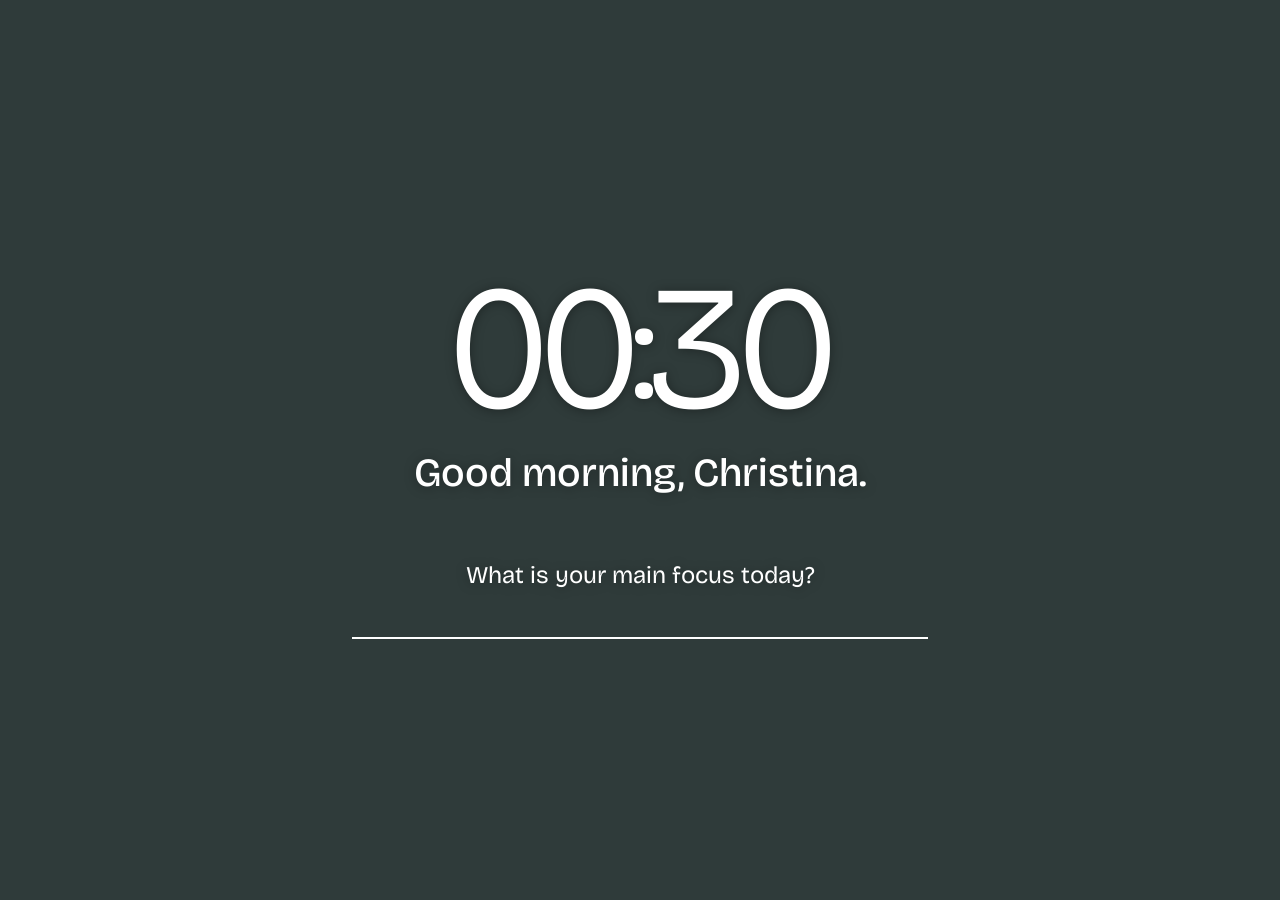
<file: index.html>
<!DOCTYPE html>
<html lang="en">
<head>
  <meta charset="UTF-8">
  <meta name="viewport" content="width=device-width, initial-scale=1">
  <title>New Tab</title>
  <link rel="preconnect" href="https://fonts.googleapis.com">
  <link rel="preconnect" href="https://fonts.gstatic.com" crossorigin>
  <link href="https://fonts.googleapis.com/css2?family=Bricolage+Grotesque:opsz,wght@12..96,300;12..96,500&display=swap" rel="stylesheet">
  <link rel="stylesheet" href="style.css">
</head>
<body>

  <!-- FEATURE 3: the background photo is painted onto this element by script.js -->
  <div id="background"></div>

  <main>
    <!-- FEATURE 1: clock + greeting. Empty for now; script.js fills in the text -->
    <h1 id="clock"></h1>
    <p id="greeting"></p>

    <!-- FEATURE 2: daily focus. Two "modes": asking, and showing -->
    <section id="focus">
      <!-- Mode A: shown when no focus is saved yet -->
      <div id="focus-ask">
        <label for="focus-input">What is your main focus today?</label>
        <input id="focus-input" type="text" autocomplete="off" maxlength="80">
      </div>

      <!-- Mode B: shown when a focus is saved -->
      <div id="focus-show" hidden>
        <p class="focus-label">Today</p>
        <p id="focus-text"></p>
        <button id="focus-clear" type="button">Change focus</button>
      </div>
    </section>
  </main>

  <!-- The script goes last so all the elements above already exist when it runs -->
  <script src="script.js"></script>
</body>
</html>
</file>
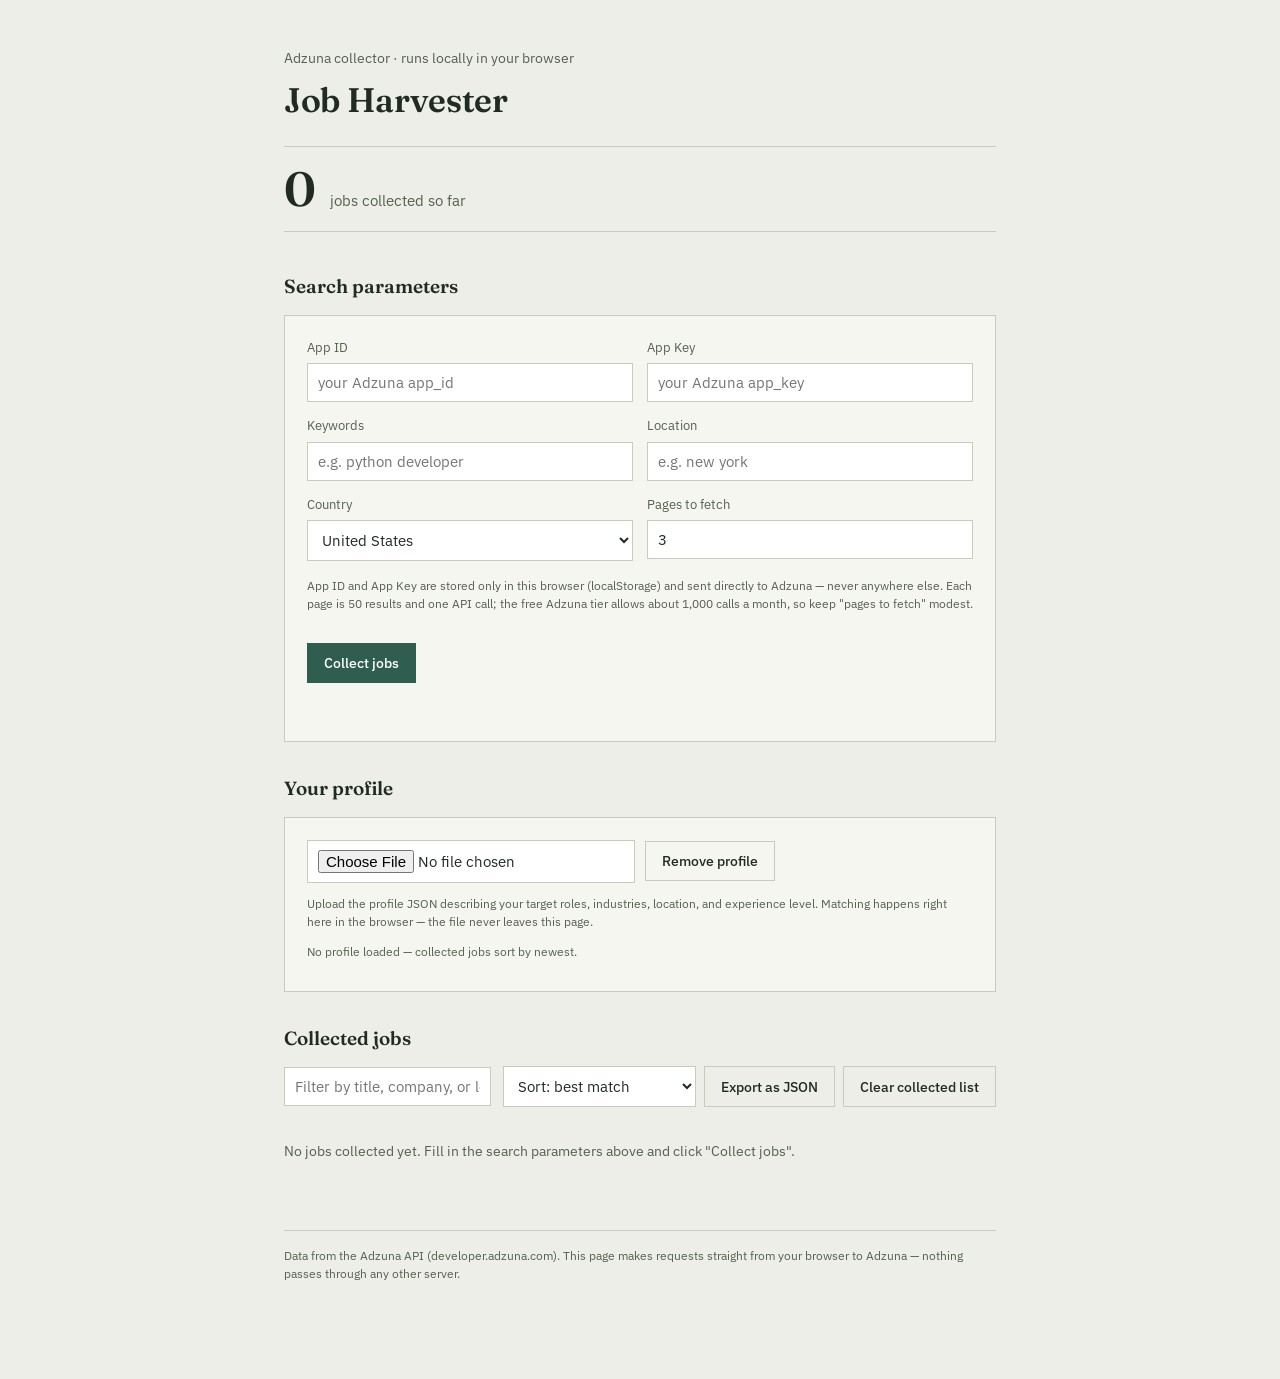
<file: job_harvester (1).html>
<!DOCTYPE html>
<html lang="en">
<head>
<meta charset="UTF-8">
<meta name="viewport" content="width=device-width, initial-scale=1">
<title>Job Harvester — Adzuna Collector</title>
<link rel="preconnect" href="https://fonts.googleapis.com">
<link rel="preconnect" href="https://fonts.gstatic.com" crossorigin>
<link href="https://fonts.googleapis.com/css2?family=Fraunces:opsz,wght@9..144,400;9..144,600;9..144,700&family=IBM+Plex+Sans:wght@400;500;600&display=swap" rel="stylesheet">
<style>
  :root{
    --bg: #ECEEE7;
    --paper: #F5F6F0;
    --ink: #202B24;
    --ink-soft: #55604F;
    --line: #C7CDBE;
    --accent: #2F5D4F;
    --accent-soft: #E4EBE4;
    --warm: #9C5B2E;
    --warm-soft: #F1E4D6;
    --danger: #8B3A3A;
    --danger-soft: #F3E2E0;
  }
  *{box-sizing:border-box;}
  body{
    margin:0;
    background:var(--bg);
    color:var(--ink);
    font-family:'IBM Plex Sans', sans-serif;
    line-height:1.5;
  }
  .wrap{max-width:760px;margin:0 auto;padding:48px 24px 96px;}

  header{margin-bottom:40px;}
  .kicker{color:var(--ink-soft);font-size:14px;margin:0 0 6px;}
  h1{
    font-family:'Fraunces', serif;
    font-weight:600;
    font-size:34px;
    margin:0 0 20px;
    letter-spacing:-0.01em;
  }
  .tally{
    display:flex;
    align-items:baseline;
    gap:14px;
    border-top:1px solid var(--line);
    border-bottom:1px solid var(--line);
    padding:18px 0;
  }
  .tally-num{
    font-family:'Fraunces', serif;
    font-variant-numeric: tabular-nums;
    font-size:48px;
    font-weight:600;
    line-height:1;
  }
  .tally-label{color:var(--ink-soft);font-size:15px;}

  section{margin-bottom:32px;}
  h2{
    font-family:'Fraunces', serif;
    font-weight:600;
    font-size:19px;
    margin:0 0 14px;
  }

  .panel{
    background:var(--paper);
    border:1px solid var(--line);
    padding:22px;
  }

  .grid{
    display:grid;
    grid-template-columns:1fr 1fr;
    gap:14px;
  }
  .field{display:flex;flex-direction:column;gap:6px;}
  .field.full{grid-column:1 / -1;}
  label{font-size:13px;color:var(--ink-soft);}
  input, select{
    font-family:'IBM Plex Sans', sans-serif;
    font-size:15px;
    padding:9px 10px;
    border:1px solid var(--line);
    background:#fff;
    color:var(--ink);
  }
  input:focus, select:focus, button:focus{
    outline:2px solid var(--accent);
    outline-offset:1px;
  }
  .hint{font-size:12px;color:var(--ink-soft);margin-top:2px;}

  .actions{display:flex;gap:10px;margin-top:18px;flex-wrap:wrap;}
  button{
    font-family:'IBM Plex Sans', sans-serif;
    font-size:14px;
    font-weight:500;
    padding:10px 16px;
    border:1px solid var(--accent);
    background:var(--accent);
    color:#fff;
    cursor:pointer;
  }
  button:hover{background:#254c40;}
  button:disabled{opacity:0.5;cursor:default;}
  button.secondary{
    background:transparent;
    color:var(--ink);
    border:1px solid var(--line);
  }
  button.secondary:hover{border-color:var(--ink-soft);}

  .status{
    margin-top:16px;
    font-size:14px;
    color:var(--ink-soft);
    min-height:20px;
  }
  .status.error{color:var(--danger);}
  .banner{
    padding:12px 14px;
    background:var(--danger-soft);
    border:1px solid var(--danger);
    color:var(--danger);
    font-size:14px;
    margin-top:14px;
    display:none;
  }
  .banner.show{display:block;}

  .results-head{
    display:flex;
    justify-content:space-between;
    align-items:center;
    gap:12px;
    margin-bottom:14px;
    flex-wrap:wrap;
  }
  .results-head input{flex:1;min-width:180px;}
  .results-tools{display:flex;gap:8px;}

  .row{
    display:flex;
    gap:16px;
    padding:16px 0;
    border-bottom:1px solid var(--line);
    align-items:flex-start;
  }
  .row.new{border-left:3px solid var(--warm);padding-left:13px;}
  .row-main{flex:1;min-width:0;}
  .row-title{
    font-family:'Fraunces', serif;
    font-weight:600;
    font-size:17px;
    margin:0 0 4px;
  }
  .row-title a{color:var(--ink);text-decoration:none;border-bottom:1px solid var(--line);}
  .row-title a:hover{border-color:var(--ink);}
  .row-meta{font-size:14px;color:var(--ink-soft);}
  .tag{
    font-size:11px;
    color:var(--warm);
    background:var(--warm-soft);
    border:1px solid var(--warm);
    padding:2px 6px;
    white-space:nowrap;
    align-self:flex-start;
  }
  .empty{color:var(--ink-soft);font-size:14px;padding:20px 0;}

  .file-input-wrap{display:flex;align-items:center;gap:10px;flex-wrap:wrap;margin-bottom:12px;}
  .profile-summary{font-size:14px;}
  .profile-summary p{margin:0 0 8px;}
  .chip-list{display:flex;flex-wrap:wrap;gap:6px;}
  .chip{
    font-size:12px;
    background:var(--accent-soft);
    border:1px solid var(--accent);
    color:var(--accent);
    padding:2px 8px;
  }
  .score-badge{
    font-family:'Fraunces', serif;
    font-variant-numeric: tabular-nums;
    font-weight:600;
    font-size:14px;
    padding:4px 10px;
    border:1px solid var(--accent);
    color:var(--accent);
    white-space:nowrap;
    align-self:flex-start;
  }
  .score-badge.mid{border-color:var(--warm);color:var(--warm);}
  .score-badge.low{border-color:var(--ink-soft);color:var(--ink-soft);}
  .reasons{font-size:12px;color:var(--ink-soft);margin:6px 0 0;}
  .row.excluded{opacity:0.5;}

  footer{margin-top:48px;font-size:12px;color:var(--ink-soft);border-top:1px solid var(--line);padding-top:16px;}
</style>
</head>
<body>
<div class="wrap">

  <header>
    <p class="kicker">Adzuna collector · runs locally in your browser</p>
    <h1>Job Harvester</h1>
    <div class="tally">
      <span class="tally-num" id="tallyNum">0</span>
      <span class="tally-label">jobs collected so far</span>
    </div>
  </header>

  <section>
    <h2>Search parameters</h2>
    <div class="panel">
      <div class="grid">
        <div class="field">
          <label for="appId">App ID</label>
          <input id="appId" type="text" placeholder="your Adzuna app_id">
        </div>
        <div class="field">
          <label for="appKey">App Key</label>
          <input id="appKey" type="password" placeholder="your Adzuna app_key">
        </div>
        <div class="field">
          <label for="keywords">Keywords</label>
          <input id="keywords" type="text" placeholder="e.g. python developer">
        </div>
        <div class="field">
          <label for="location">Location</label>
          <input id="location" type="text" placeholder="e.g. new york">
        </div>
        <div class="field">
          <label for="country">Country</label>
          <select id="country">
            <option value="us">United States</option>
            <option value="gb">United Kingdom</option>
            <option value="ca">Canada</option>
            <option value="au">Australia</option>
            <option value="de">Germany</option>
            <option value="fr">France</option>
            <option value="in">India</option>
            <option value="nl">Netherlands</option>
          </select>
        </div>
        <div class="field">
          <label for="maxPages">Pages to fetch</label>
          <input id="maxPages" type="number" min="1" max="10" value="3">
        </div>
        <div class="field full">
          <p class="hint">App ID and App Key are stored only in this browser (localStorage) and sent directly to Adzuna — never anywhere else. Each page is 50 results and one API call; the free Adzuna tier allows about 1,000 calls a month, so keep "pages to fetch" modest.</p>
        </div>
      </div>
      <div class="actions">
        <button id="collectBtn">Collect jobs</button>
      </div>
      <div class="status" id="status"></div>
      <div class="banner" id="errorBanner"></div>
    </div>
  </section>

  <section>
    <h2>Your profile</h2>
    <div class="panel">
      <div class="file-input-wrap">
        <input type="file" id="profileFile" accept="application/json">
        <button class="secondary" id="clearProfileBtn">Remove profile</button>
      </div>
      <p class="hint">Upload the profile JSON describing your target roles, industries, location, and experience level. Matching happens right here in the browser — the file never leaves this page.</p>
      <div class="profile-summary" id="profileSummary"></div>
    </div>
  </section>

  <section>
    <h2>Collected jobs</h2>
    <div class="results-head">
      <input id="filterInput" type="text" placeholder="Filter by title, company, or location">
      <div class="results-tools">
        <select id="sortSelect">
          <option value="match">Sort: best match</option>
          <option value="new">Sort: newest collected</option>
        </select>
        <button class="secondary" id="exportBtn">Export as JSON</button>
        <button class="secondary" id="clearBtn">Clear collected list</button>
      </div>
    </div>
    <div id="resultsList"></div>
  </section>

  <footer>
    Data from the Adzuna API (developer.adzuna.com). This page makes requests straight from your browser to Adzuna — nothing passes through any other server.
  </footer>

</div>

<script>
  const LS_APP_ID = 'harvester_app_id';
  const LS_APP_KEY = 'harvester_app_key';
  const LS_JOBS = 'harvester_jobs';
  const LS_PROFILE = 'harvester_profile';

  const els = {
    appId: document.getElementById('appId'),
    appKey: document.getElementById('appKey'),
    keywords: document.getElementById('keywords'),
    location: document.getElementById('location'),
    country: document.getElementById('country'),
    maxPages: document.getElementById('maxPages'),
    collectBtn: document.getElementById('collectBtn'),
    status: document.getElementById('status'),
    errorBanner: document.getElementById('errorBanner'),
    tallyNum: document.getElementById('tallyNum'),
    filterInput: document.getElementById('filterInput'),
    sortSelect: document.getElementById('sortSelect'),
    exportBtn: document.getElementById('exportBtn'),
    clearBtn: document.getElementById('clearBtn'),
    resultsList: document.getElementById('resultsList'),
    profileFile: document.getElementById('profileFile'),
    clearProfileBtn: document.getElementById('clearProfileBtn'),
    profileSummary: document.getElementById('profileSummary'),
  };

  let jobsMap = loadJobs();       // { id: jobObject }
  let newIdsThisRun = new Set();  // ids added in the most recent collect run
  let filterText = '';
  let profile = loadProfile();    // parsed profile JSON, or null

  // ---- persistence helpers ----
  function loadJobs(){
    try{
      const raw = localStorage.getItem(LS_JOBS);
      return raw ? JSON.parse(raw) : {};
    }catch(e){
      return {};
    }
  }
  function saveJobs(){
    localStorage.setItem(LS_JOBS, JSON.stringify(jobsMap));
  }
  function loadProfile(){
    try{
      const raw = localStorage.getItem(LS_PROFILE);
      return raw ? JSON.parse(raw) : null;
    }catch(e){
      return null;
    }
  }
  function saveProfile(){
    if(profile){
      localStorage.setItem(LS_PROFILE, JSON.stringify(profile));
    }else{
      localStorage.removeItem(LS_PROFILE);
    }
  }

  // restore saved credentials/search fields
  els.appId.value = localStorage.getItem(LS_APP_ID) || '';
  els.appKey.value = localStorage.getItem(LS_APP_KEY) || '';

  function sleep(ms){ return new Promise(r => setTimeout(r, ms)); }

  function normalizeJob(raw){
    return {
      id: raw.id,
      title: (raw.title || '').trim(),
      company: raw.company && raw.company.display_name ? raw.company.display_name : 'Unknown',
      location: raw.location && raw.location.display_name ? raw.location.display_name : 'Unknown',
      category: raw.category && raw.category.label ? raw.category.label : '',
      salary_min: raw.salary_min || null,
      salary_max: raw.salary_max || null,
      url: raw.redirect_url || '#',
      created: raw.created || null,
      collected_at: new Date().toISOString(),
    };
  }

  function formatSalary(job){
    if(!job.salary_min && !job.salary_max) return '';
    const fmt = n => n ? Math.round(n).toLocaleString() : '?';
    return `$${fmt(job.salary_min)} – $${fmt(job.salary_max)}`;
  }

  // ---- profile <-> job matching ----
  // Rule-based scoring, 0-100. Each component is a deliberate, explainable
  // weight rather than a black box — good for showing your work in class.
  function scoreJob(job, prof){
    const text = `${job.title} ${job.company} ${job.category}`.toLowerCase();
    const reasons = [];
    let score = 0;

    // Deal-breakers exclude a job outright, before anything else is scored.
    const dealBreakers = (prof.match_criteria && prof.match_criteria.deal_breaker_keywords) || [];
    for(const kw of dealBreakers){
      if(kw && text.includes(kw.toLowerCase())){
        return { score: 0, reasons: [`Excluded — contains deal-breaker "${kw}"`], excluded: true };
      }
    }

    // Target role match (up to 40 pts): exact phrase match beats partial word overlap.
    const roles = (prof.work_preferences && prof.work_preferences.target_roles) || [];
    const roleHit = roles.find(r => r && text.includes(r.toLowerCase()));
    if(roleHit){
      score += 40;
      reasons.push(`Target role: ${roleHit}`);
    }else{
      const roleWords = [...new Set(roles.join(' ').toLowerCase().split(/\s+/).filter(w => w.length > 3))];
      const titleWords = (job.title || '').toLowerCase().split(/\s+/);
      const overlap = roleWords.filter(w => titleWords.includes(w));
      if(overlap.length){
        score += 20;
        reasons.push(`Related to target role (${overlap.join(', ')})`);
      }
    }

    // Target industry match (up to 25 pts).
    const industries = (prof.work_preferences && prof.work_preferences.target_industries) || [];
    const industryHit = industries.find(i => i && text.includes(i.toLowerCase()));
    if(industryHit){
      score += 25;
      reasons.push(`Target industry: ${industryHit}`);
    }

    // Experience-level fit (+/-15 pts) via simple seniority keyword lists.
    const level = ((prof.experience_summary && prof.experience_summary.experience_level) || '').toLowerCase();
    const seniorWords = ['senior','sr.','lead','director','vp','head of','principal','chief'];
    const entryWords = ['analyst','junior','graduate','associate','entry','intern'];
    const titleLower = (job.title || '').toLowerCase();
    if(level === 'entry'){
      if(seniorWords.some(w => titleLower.includes(w))){
        score -= 15;
        reasons.push('Title reads senior-level');
      }else if(entryWords.some(w => titleLower.includes(w))){
        score += 15;
        reasons.push('Entry-level friendly title');
      }else{
        score += 5;
      }
    }

    // Location fit (up to 10 pts).
    const loc = prof.personal_info && prof.personal_info.location;
    const city = (loc && loc.city || '').toLowerCase();
    const relocate = !!(prof.personal_info && prof.personal_info.willing_to_relocate);
    const jobLocLower = (job.location || '').toLowerCase();
    if(city && jobLocLower.includes(city)){
      score += 10;
      reasons.push(`Based in ${loc.city}`);
    }else if(relocate){
      score += 5;
      reasons.push('Open to relocation');
    }

    // Nice-to-have keywords (up to 10 pts).
    const niceKeywords = (prof.match_criteria && prof.match_criteria.nice_to_have_keywords) || [];
    const niceHits = niceKeywords.filter(kw => kw && text.includes(kw.toLowerCase())).length;
    if(niceHits){
      score += Math.min(10, niceHits * 3);
      reasons.push(`${niceHits} nice-to-have keyword${niceHits === 1 ? '' : 's'}`);
    }

    // Must-have keywords: if the profile lists any and none appear, cap the score.
    const mustKeywords = (prof.match_criteria && prof.match_criteria.must_have_keywords) || [];
    if(mustKeywords.length && !mustKeywords.some(kw => kw && text.includes(kw.toLowerCase()))){
      score = Math.min(score, 20);
      reasons.push('Missing all must-have keywords');
    }

    score = Math.max(0, Math.min(100, Math.round(score)));
    if(reasons.length === 0) reasons.push('No strong signals — matched on general fields only');
    return { score, reasons, excluded: false };
  }

  function renderProfileSummary(){
    if(!profile){
      els.profileSummary.innerHTML = '<p class="hint">No profile loaded — collected jobs sort by newest.</p>';
      return;
    }
    const name = (profile.personal_info && profile.personal_info.full_name) || 'Unnamed profile';
    const roles = (profile.work_preferences && profile.work_preferences.target_roles) || [];
    const industries = (profile.work_preferences && profile.work_preferences.target_industries) || [];
    const level = (profile.experience_summary && profile.experience_summary.experience_level) || '';
    const loc = profile.personal_info && profile.personal_info.location;
    const locStr = loc ? [loc.city, loc.country].filter(Boolean).join(', ') : '';

    els.profileSummary.innerHTML = `
      <p><strong>${escapeHtml(name)}</strong>${locStr ? ' · ' + escapeHtml(locStr) : ''}${level ? ' · ' + escapeHtml(level) + '-level' : ''}</p>
      <div class="chip-list">
        ${roles.map(r => `<span class="chip">${escapeHtml(r)}</span>`).join('')}
        ${industries.map(i => `<span class="chip">${escapeHtml(i)}</span>`).join('')}
      </div>
    `;
  }

  async function collectJobs(){
    const appId = els.appId.value.trim();
    const appKey = els.appKey.value.trim();
    const keywords = els.keywords.value.trim();
    const location = els.location.value.trim();
    const country = els.country.value;
    const maxPages = Math.max(1, Math.min(10, parseInt(els.maxPages.value, 10) || 1));

    els.errorBanner.classList.remove('show');
    els.errorBanner.textContent = '';

    if(!appId || !appKey){
      showError('App ID and App Key are required — get a free pair at developer.adzuna.com.');
      return;
    }

    localStorage.setItem(LS_APP_ID, appId);
    localStorage.setItem(LS_APP_KEY, appKey);

    els.collectBtn.disabled = true;
    newIdsThisRun = new Set();
    let newCount = 0;

    try{
      for(let page = 1; page <= maxPages; page++){
        setStatus(`Fetching page ${page} of ${maxPages}…`);

        const params = new URLSearchParams({
          app_id: appId,
          app_key: appKey,
          what: keywords,
          where: location,
          results_per_page: '50',
          'content-type': 'application/json',
        });
        const url = `https://api.adzuna.com/v1/api/jobs/${country}/search/${page}?${params.toString()}`;

        const res = await fetch(url);
        if(!res.ok){
          const text = await res.text();
          throw new Error(`Adzuna returned HTTP ${res.status} — check your App ID and App Key. (${text.slice(0,120)})`);
        }
        const data = await res.json();
        const results = data.results || [];
        if(results.length === 0){
          setStatus(`Page ${page}: no more results — stopping early.`);
          break;
        }

        for(const raw of results){
          const job = normalizeJob(raw);
          if(job.id && !jobsMap[job.id]){
            jobsMap[job.id] = job;
            newIdsThisRun.add(job.id);
            newCount++;
          }
        }
        saveJobs();
        renderList();
        updateTally();

        if(page < maxPages) await sleep(300); // be gentle on the rate limit
      }

      setStatus(`Done — ${newCount} new job${newCount === 1 ? '' : 's'} added.`);
    }catch(err){
      showError(err.message);
      setStatus('Stopped due to an error.', true);
    }finally{
      els.collectBtn.disabled = false;
    }
  }

  function setStatus(msg, isError){
    els.status.textContent = msg;
    els.status.classList.toggle('error', !!isError);
  }
  function showError(msg){
    els.errorBanner.textContent = msg;
    els.errorBanner.classList.add('show');
  }

  function updateTally(){
    els.tallyNum.textContent = Object.keys(jobsMap).length;
  }

  function renderList(){
    const sortMode = els.sortSelect ? els.sortSelect.value : 'new';

    let jobs = Object.values(jobsMap).filter(j => {
      if(!filterText) return true;
      const hay = `${j.title} ${j.company} ${j.location}`.toLowerCase();
      return hay.includes(filterText);
    });

    if(profile){
      jobs = jobs.map(j => Object.assign({}, j, { _match: scoreJob(j, profile) }));
    }

    if(profile && sortMode === 'match'){
      jobs.sort((a,b) => {
        if(a._match.excluded !== b._match.excluded) return a._match.excluded ? 1 : -1;
        return b._match.score - a._match.score;
      });
    }else{
      jobs.sort((a,b) => (b.created || '').localeCompare(a.created || ''));
    }

    if(jobs.length === 0){
      els.resultsList.innerHTML = '<p class="empty">No jobs collected yet. Fill in the search parameters above and click "Collect jobs".</p>';
      return;
    }

    els.resultsList.innerHTML = jobs.map(job => {
      const isNew = newIdsThisRun.has(job.id);
      const salary = formatSalary(job);
      const match = job._match;

      let badgeHtml = isNew ? '<span class="tag">new</span>' : '';
      let reasonsHtml = '';
      let excludedClass = '';

      if(match){
        excludedClass = match.excluded ? 'excluded' : '';
        const tier = match.score >= 65 ? '' : (match.score >= 35 ? 'mid' : 'low');
        badgeHtml = `<span class="score-badge ${tier}">${match.excluded ? 'skip' : match.score + ' match'}</span>`;
        reasonsHtml = `<p class="reasons">${match.reasons.map(escapeHtml).join(' · ')}</p>`;
      }

      return `
        <div class="row ${isNew ? 'new' : ''} ${excludedClass}">
          <div class="row-main">
            <p class="row-title"><a href="${job.url}" target="_blank" rel="noopener">${escapeHtml(job.title)}</a></p>
            <p class="row-meta">${escapeHtml(job.company)} · ${escapeHtml(job.location)}${job.category ? ' · ' + escapeHtml(job.category) : ''}${salary ? ' · ' + salary : ''}</p>
            ${reasonsHtml}
          </div>
          ${badgeHtml}
        </div>
      `;
    }).join('');
  }

  function escapeHtml(str){
    const div = document.createElement('div');
    div.textContent = str;
    return div.innerHTML;
  }

  function exportJobs(){
    const blob = new Blob([JSON.stringify(Object.values(jobsMap), null, 2)], {type: 'application/json'});
    const url = URL.createObjectURL(blob);
    const a = document.createElement('a');
    a.href = url;
    a.download = 'collected_jobs.json';
    a.click();
    URL.revokeObjectURL(url);
  }

  function clearJobs(){
    if(!confirm('Remove all collected jobs from this browser? This cannot be undone.')) return;
    jobsMap = {};
    newIdsThisRun = new Set();
    saveJobs();
    renderList();
    updateTally();
    setStatus('Collected list cleared.');
  }

  els.collectBtn.addEventListener('click', collectJobs);
  els.exportBtn.addEventListener('click', exportJobs);
  els.clearBtn.addEventListener('click', clearJobs);
  els.filterInput.addEventListener('input', e => {
    filterText = e.target.value.trim().toLowerCase();
    renderList();
  });
  els.sortSelect.addEventListener('change', renderList);

  els.profileFile.addEventListener('change', e => {
    const file = e.target.files[0];
    if(!file) return;
    const reader = new FileReader();
    reader.onload = evt => {
      try{
        profile = JSON.parse(evt.target.result);
        saveProfile();
        renderProfileSummary();
        renderList();
        setStatus('Profile loaded — collected jobs ranked by match.');
      }catch(err){
        showError("That file isn't valid JSON — check the export and try again.");
      }
    };
    reader.readAsText(file);
  });

  els.clearProfileBtn.addEventListener('click', () => {
    profile = null;
    saveProfile();
    renderProfileSummary();
    renderList();
  });

  renderProfileSummary();
  updateTally();
  renderList();
</script>
</body>
</html>
</file>
<file: style.css>
/* ---------- Basics ---------- */
* {
  box-sizing: border-box;
  margin: 0;
}

html,
body {
  height: 100%;
}

body {
  font-family: "Bricolage Grotesque", "Segoe UI", system-ui, sans-serif;
  color: #ffffff;
  background-color: #2f3b3a; /* shown if the photo fails to load (e.g. offline) */
  overflow: hidden;
}

/* ---------- Feature 3: background photo ---------- */
#background {
  position: fixed;          /* stays put and covers the whole window */
  inset: 0;                 /* top, right, bottom, left all = 0 */
  background-size: cover;   /* stretch the photo to fill, without distorting it */
  background-position: center;
  z-index: -1;              /* sit BEHIND everything else */
  opacity: 0;
  transition: opacity 1.2s ease;
}

/* script.js adds the class "loaded" once the photo is ready, so it fades in */
#background.loaded {
  opacity: 1;
}

/* a soft dark layer on top of the photo so white text is always readable */
#background::after {
  content: "";
  position: absolute;
  inset: 0;
  background: radial-gradient(ellipse at center, rgba(0, 0, 0, 0.15), rgba(0, 0, 0, 0.5));
}

/* ---------- Layout ---------- */
main {
  height: 100%;
  display: flex;
  flex-direction: column;
  align-items: center;      /* center horizontally */
  justify-content: center;  /* center vertically */
  text-align: center;
  padding: 2rem;
  text-shadow: 0 1px 12px rgba(0, 0, 0, 0.35);
}

/* ---------- Feature 1: clock + greeting ---------- */
#clock {
  font-size: clamp(5rem, 16vw, 11rem); /* grows with the window, within limits */
  font-weight: 300;
  letter-spacing: -0.04em;
  line-height: 1;
  font-variant-numeric: tabular-nums;  /* digits all the same width, so it doesn't wiggle */
}

#greeting {
  font-size: clamp(1.5rem, 3.5vw, 2.5rem);
  font-weight: 500;
  margin-top: 0.75rem;
}

/* ---------- Feature 2: daily focus ---------- */
#focus {
  margin-top: 4rem;
  width: min(36rem, 100%);
}

#focus-ask label {
  display: block;
  font-size: 1.5rem;
  margin-bottom: 0.75rem;
}

#focus-input {
  width: 100%;
  font: inherit;
  font-size: 1.5rem;
  color: #ffffff;
  text-align: center;
  background: transparent;
  border: none;
  border-bottom: 2px solid rgba(255, 255, 255, 0.8);
  padding: 0.25rem 0;
  outline: none;
}

#focus-input:focus {
  border-bottom-color: #ffffff;
}

.focus-label {
  font-size: 1rem;
  opacity: 0.8;
}

#focus-text {
  font-size: 2rem;
  font-weight: 500;
  margin-top: 0.25rem;
}

#focus-clear {
  margin-top: 1rem;
  font: inherit;
  font-size: 0.95rem;
  color: #ffffff;
  background: rgba(255, 255, 255, 0.15);
  border: 1px solid rgba(255, 255, 255, 0.4);
  border-radius: 999px;
  padding: 0.4rem 1rem;
  cursor: pointer;
  opacity: 0;               /* hidden until you hover the focus area */
  transition: opacity 0.2s ease;
}

#focus-show:hover #focus-clear,
#focus-clear:focus-visible {
  opacity: 1;
}

#focus-clear:focus-visible {
  outline: 2px solid #ffffff;
  outline-offset: 3px;
}

/* respect people who turn off animations in their system settings */
@media (prefers-reduced-motion: reduce) {
  #background,
  #focus-clear {
    transition: none;
  }
}
</file>
